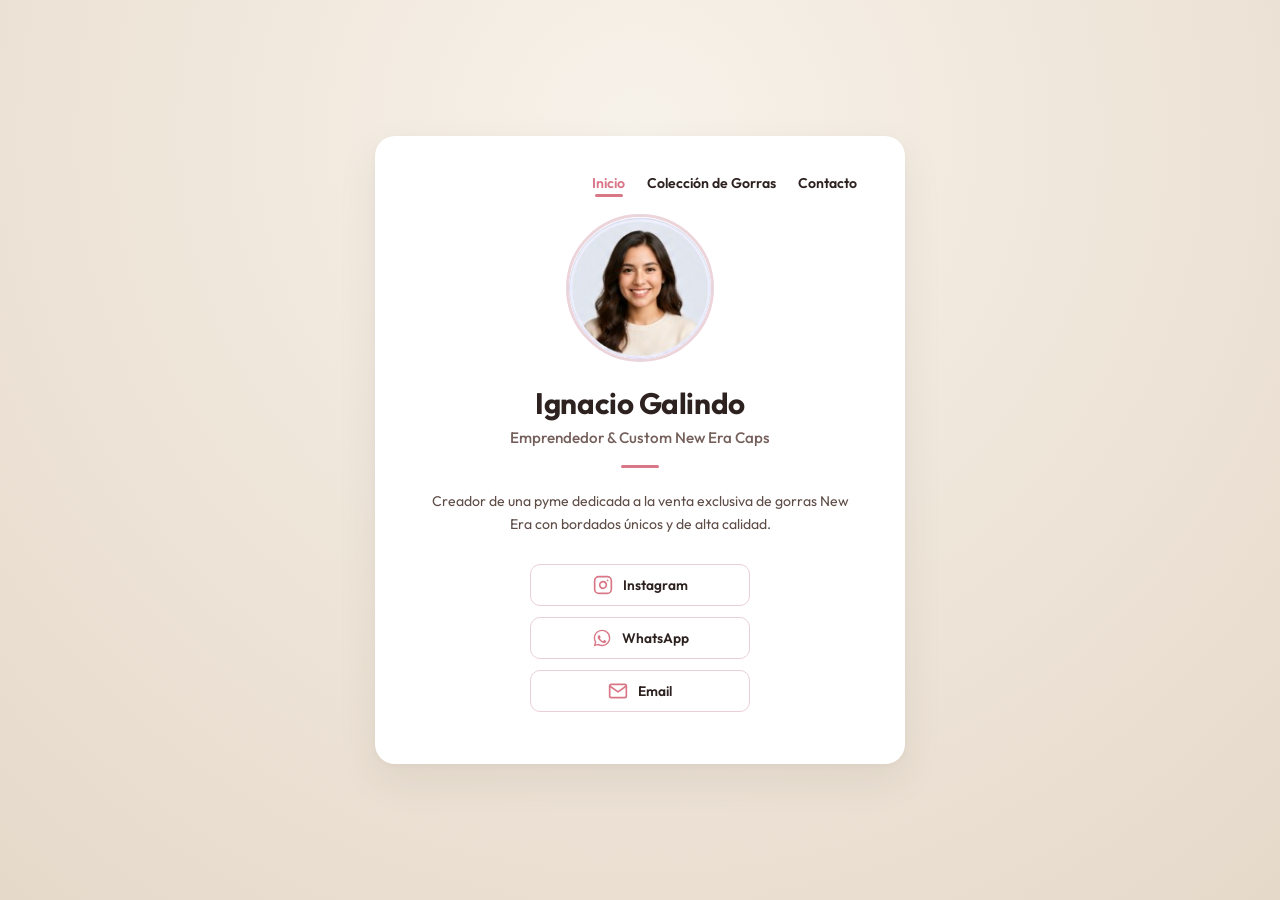
<file: index.html>
<!DOCTYPE html>
<html lang="es">

<head>
    <meta charset="UTF-8">
    <meta name="viewport" content="width=device-width, initial-scale=1.0">
    <meta name="description"
        content="Portafolio personal de Ignacio Galindo - Emprendedor, diseñador streetwear y creador de tienda de gorras New Era personalizadas.">
    <title>Ignacio Galindo - Portafolio Personal</title>

    <!-- Google Fonts: Outfit (300, 400, 500, 600, 700) -->
    <link rel="preconnect" href="https://fonts.googleapis.com">
    <link rel="preconnect" href="https://fonts.gstatic.com" crossorigin>
    <link href="https://fonts.googleapis.com/css2?family=Outfit:wght@300;400;500;600;700&display=swap" rel="stylesheet">

    <!-- Animaciones AOS Library (Animate On Scroll) -->
    <link rel="stylesheet" href="https://unpkg.com/aos@next/dist/aos.css">

    <!-- Hoja de estilos principal compartida -->
    <link rel="stylesheet" href="css/style.css">
</head>

<body>

    <!-- TARJETA DE PRESENTACIÓN PRINCIPAL -->
    <main class="card" id="profile-card" data-aos="fade-up" data-aos-duration="750">

        <!-- Menú de Navegación Superior Común -->
        <nav class="nav" aria-label="Navegación principal">
            <ul class="nav-list">
                <li class="nav-item">
                    <a href="index.html" class="nav-link active" id="nav-inicio">Inicio</a>
                </li>
                <li class="nav-item">
                    <a href="proyectos.html" class="nav-link" id="nav-proyectos">Colección de Gorras</a>
                </li>
                <li class="nav-item">
                    <a href="contacto.html" class="nav-link" id="nav-contacto">Contacto</a>
                </li>
            </ul>
        </nav>

        <!-- Contenedor del Avatar Circular -->
        <div class="avatar-container" data-aos="zoom-in" data-aos-delay="150" data-aos-duration="600">
            <img src="img/avatar.jpg" alt="Fotografía de perfil de Ignacio Galindo" class="avatar">
        </div>

        <!-- Encabezado de Perfil: Nombre y Especialidad -->
        <header class="profile-header" data-aos="fade-up" data-aos-delay="250">
            <h1 class="profile-name">Ignacio Galindo</h1>
            <p class="profile-subtitle">Emprendedor & Custom New Era Caps</p>
        </header>

        <!-- Línea Decorativa Divisoria -->
        <hr class="separator" data-aos="fade-in" data-aos-delay="350">

        <!-- Párrafo de Biografía Personal -->
        <section class="bio-section" data-aos="fade-up" data-aos-delay="400">
            <p class="bio-text">
                Creador de una pyme dedicada a la venta exclusiva de gorras New Era con bordados únicos y de alta calidad.
            </p>
        </section>

        <!-- Enlaces a Redes Sociales y Contacto -->
        <nav class="social-links" aria-label="Enlaces de redes sociales y contacto">
            <!-- Instagram -->
            <a href="https://www.instagram.com/nxxito_?stkn=MWg5dmMzbmprYzJvdA%3D%3D&utm_source=qr"
                target="_blank" rel="noopener noreferrer" class="btn-social" id="btn-instagram"
                data-aos="fade-up" data-aos-delay="480">
                <svg class="btn-icon" width="20" height="20" viewBox="0 0 24 24" fill="none" stroke="currentColor"
                    stroke-width="2" stroke-linecap="round" stroke-linejoin="round" aria-hidden="true">
                    <rect x="2" y="2" width="20" height="20" rx="5" ry="5"></rect>
                    <path d="M16 11.37A4 4 0 1 1 12.63 8 4 4 0 0 1 16 11.37z"></path>
                    <line x1="17.5" y1="6.5" x2="17.51" y2="6.5"></line>
                </svg>
                <span class="btn-text">Instagram</span>
            </a>

            <!-- WhatsApp -->
            <a href="https://wa.me/56978710840" target="_blank" rel="noopener noreferrer" class="btn-social"
                id="btn-whatsapp" data-aos="fade-up" data-aos-delay="560">
                <svg class="btn-icon" width="20" height="20" viewBox="0 0 24 24" fill="currentColor" aria-hidden="true">
                    <path
                        d="M12.04 2c-5.46 0-9.91 4.45-9.91 9.91 0 1.75.46 3.45 1.32 4.95L2.05 22l5.25-1.38c1.45.79 3.08 1.21 4.74 1.21 5.46 0 9.91-4.45 9.91-9.91 0-2.65-1.03-5.14-2.9-7.01A9.816 9.816 0 0 0 12.04 2m.01 1.67c2.2 0 4.26.86 5.82 2.42a8.225 8.225 0 0 1 2.41 5.83c0 4.54-3.7 8.24-8.24 8.24-1.48 0-2.93-.4-4.2-1.15l-.3-.18-3.12.82.83-3.04-.2-.31a8.196 8.196 0 0 1-1.26-4.38c0-4.54 3.7-8.24 8.24-8.24m4.52 11.66c-.25-.13-1.47-.72-1.7-.81-.23-.08-.39-.13-.56.13-.17.25-.64.81-.79.97-.14.17-.29.19-.54.06-.25-.13-1.06-.39-2.03-1.24-.75-.67-1.26-1.5-1.41-1.75-.14-.25-.02-.39.11-.51.11-.11.25-.29.37-.44.13-.14.17-.25.25-.42.08-.17.04-.31-.02-.44-.06-.13-.56-1.35-.77-1.85-.2-.49-.41-.42-.56-.43h-.48c-.17 0-.44.06-.67.31-.23.25-.88.86-.88 2.1s.9 2.44 1.03 2.61c.13.17 1.77 2.71 4.29 3.8.6.26 1.07.41 1.44.53.61.19 1.16.17 1.6.1.49-.07 1.47-.6 1.68-1.18.21-.58.21-1.07.15-1.18-.07-.11-.23-.17-.48-.29z" />
                </svg>
                <span class="btn-text">WhatsApp</span>
            </a>

            <!-- Correo Electrónico -->
            <a href="mailto:nachogalindo.puntok@gmail.com" class="btn-social" id="btn-email"
                data-aos="fade-up" data-aos-delay="640">
                <svg class="btn-icon" width="20" height="20" viewBox="0 0 24 24" fill="none" stroke="currentColor"
                    stroke-width="2" stroke-linecap="round" stroke-linejoin="round" aria-hidden="true">
                    <path d="M4 4h16c1.1 0 2 .9 2 2v12c0 1.1-.9 2-2 2H4c-1.1 0-2-.9-2-2V6c0-1.1.9-2 2-2z"></path>
                    <polyline points="22,6 12,13 2,6"></polyline>
                </svg>
                <span class="btn-text">Email</span>
            </a>
        </nav>

    </main>

    <!-- Scripts de Animación AOS -->
    <script src="https://unpkg.com/aos@next/dist/aos.js"></script>
    <script>
        AOS.init({
            duration: 800,
            easing: 'ease-out-cubic',
            once: true,
            offset: 40
        });
    </script>

</body>

</html>
</file>
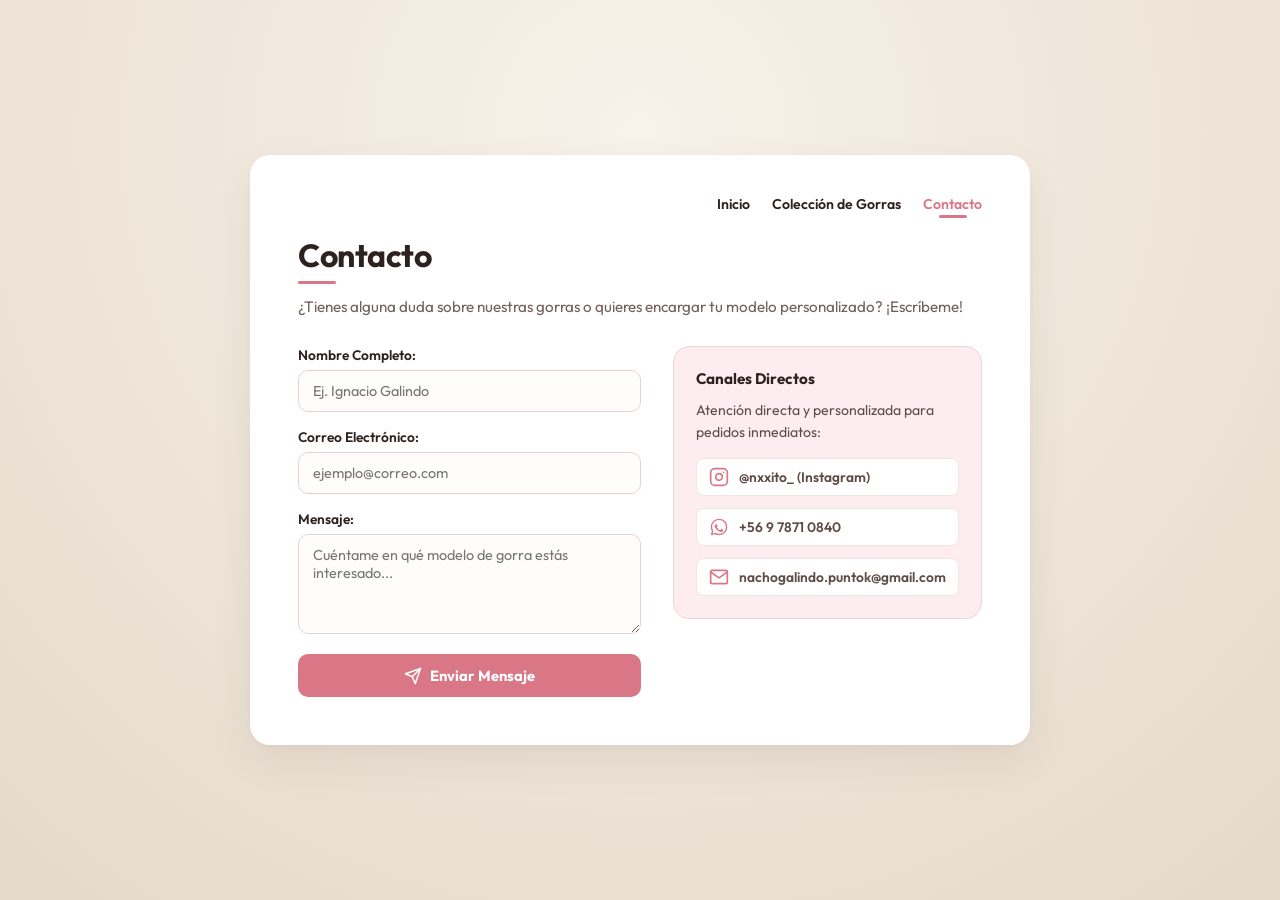
<file: contacto.html>
<!DOCTYPE html>
<html lang="es">

<head>
    <meta charset="UTF-8">
    <meta name="viewport" content="width=device-width, initial-scale=1.0">
    <meta name="description"
        content="Contacto de Ignacio Galindo - Tienda y pyme de gorras New Era personalizadas. Escríbenos por formulario, WhatsApp o Instagram.">
    <title>Contacto - Ignacio Galindo Portafolio</title>

    <!-- Google Fonts: Outfit (300, 400, 500, 600, 700) -->
    <link rel="preconnect" href="https://fonts.googleapis.com">
    <link rel="preconnect" href="https://fonts.gstatic.com" crossorigin>
    <link href="https://fonts.googleapis.com/css2?family=Outfit:wght@300;400;500;600;700&display=swap" rel="stylesheet">

    <!-- Animaciones AOS Library (Animate On Scroll) -->
    <link rel="stylesheet" href="https://unpkg.com/aos@next/dist/aos.css">

    <!-- Hoja de estilos principal compartida (Consistencia visual) -->
    <link rel="stylesheet" href="css/style.css">
</head>

<body>

    <!-- CONTENEDOR PRINCIPAL DE CONTACTO -->
    <main class="card card-wide" id="contacto-page" data-aos="fade-up" data-aos-duration="750">

        <!-- Menú de Navegación Común -->
        <nav class="nav" aria-label="Navegación principal">
            <ul class="nav-list">
                <li class="nav-item">
                    <a href="index.html" class="nav-link" id="nav-inicio">Inicio</a>
                </li>
                <li class="nav-item">
                    <a href="proyectos.html" class="nav-link" id="nav-proyectos">Colección de Gorras</a>
                </li>
                <li class="nav-item">
                    <a href="contacto.html" class="nav-link active" id="nav-contacto">Contacto</a>
                </li>
            </ul>
        </nav>

        <!-- Encabezado de la Sección -->
        <header class="page-header" data-aos="fade-down" data-aos-delay="100">
            <h1 class="page-title">Contacto</h1>
            <div class="header-accent" aria-hidden="true"></div>
            <p class="page-subtitle">¿Tienes alguna duda sobre nuestras gorras o quieres encargar tu modelo personalizado? ¡Escríbeme!</p>
        </header>

        <!-- Cuadrícula de Contacto: Formulario a la izquierda y Contacto directo a la derecha -->
        <div class="contact-grid">

            <!-- Formulario de Contacto Accesible -->
            <form action="#" method="POST" class="contact-form" id="form-contacto" data-aos="fade-right" data-aos-delay="200">
                <div class="form-group">
                    <label for="username">Nombre Completo:</label>
                    <input type="text" id="username" name="username" placeholder="Ej. Ignacio Galindo" required>
                </div>

                <div class="form-group">
                    <label for="email">Correo Electrónico:</label>
                    <input type="email" id="email" name="email" placeholder="ejemplo@correo.com" required>
                </div>

                <div class="form-group">
                    <label for="message">Mensaje:</label>
                    <textarea id="message" name="message" rows="4" placeholder="Cuéntame en qué modelo de gorra estás interesado..." required></textarea>
                </div>

                <button type="submit" class="btn-submit" id="btn-submit">
                    <svg width="18" height="18" viewBox="0 0 24 24" fill="none" stroke="currentColor" stroke-width="2" stroke-linecap="round" stroke-linejoin="round" aria-hidden="true">
                        <line x1="22" y1="2" x2="11" y2="13"></line>
                        <polygon points="22 2 15 22 11 13 2 9 22 2"></polygon>
                    </svg>
                    <span>Enviar Mensaje</span>
                </button>
            </form>

            <!-- Panel de Canales Directos de la Pyme -->
            <aside class="contact-side-panel" aria-label="Canales de contacto directo" data-aos="fade-left" data-aos-delay="300">
                <div class="direct-contact-card">
                    <h2 class="direct-contact-title">Canales Directos</h2>
                    <p class="project-desc" style="margin-bottom: 14px;">
                        Atención directa y personalizada para pedidos inmediatos:
                    </p>

                    <ul class="direct-contact-list">
                        <!-- Instagram -->
                        <li>
                            <a href="https://www.instagram.com/nxxito_?stkn=MWg5dmMzbmprYzJvdA%3D%3D&utm_source=qr"
                                target="_blank" rel="noopener noreferrer" class="direct-contact-item" id="direct-instagram">
                                <svg class="contact-icon" width="20" height="20" viewBox="0 0 24 24" fill="none" stroke="currentColor" stroke-width="2" stroke-linecap="round" stroke-linejoin="round" aria-hidden="true">
                                    <rect x="2" y="2" width="20" height="20" rx="5" ry="5"></rect>
                                    <path d="M16 11.37A4 4 0 1 1 12.63 8 4 4 0 0 1 16 11.37z"></path>
                                    <line x1="17.5" y1="6.5" x2="17.51" y2="6.5"></line>
                                </svg>
                                <span>@nxxito_ (Instagram)</span>
                            </a>
                        </li>

                        <!-- WhatsApp -->
                        <li>
                            <a href="https://wa.me/56978710840"
                                target="_blank" rel="noopener noreferrer" class="direct-contact-item" id="direct-whatsapp">
                                <svg class="contact-icon" width="20" height="20" viewBox="0 0 24 24" fill="currentColor" aria-hidden="true">
                                    <path d="M12.04 2c-5.46 0-9.91 4.45-9.91 9.91 0 1.75.46 3.45 1.32 4.95L2.05 22l5.25-1.38c1.45.79 3.08 1.21 4.74 1.21 5.46 0 9.91-4.45 9.91-9.91 0-2.65-1.03-5.14-2.9-7.01A9.816 9.816 0 0 0 12.04 2m.01 1.67c2.2 0 4.26.86 5.82 2.42a8.225 8.225 0 0 1 2.41 5.83c0 4.54-3.7 8.24-8.24 8.24-1.48 0-2.93-.4-4.2-1.15l-.3-.18-3.12.82.83-3.04-.2-.31a8.196 8.196 0 0 1-1.26-4.38c0-4.54 3.7-8.24 8.24-8.24m4.52 11.66c-.25-.13-1.47-.72-1.7-.81-.23-.08-.39-.13-.56.13-.17.25-.64.81-.79.97-.14.17-.29.19-.54.06-.25-.13-1.06-.39-2.03-1.24-.75-.67-1.26-1.5-1.41-1.75-.14-.25-.02-.39.11-.51.11-.11.25-.29.37-.44.13-.14.17-.25.25-.42.08-.17.04-.31-.02-.44-.06-.13-.56-1.35-.77-1.85-.2-.49-.41-.42-.56-.43h-.48c-.17 0-.44.06-.67.31-.23.25-.88.86-.88 2.1s.9 2.44 1.03 2.61c.13.17 1.77 2.71 4.29 3.8.6.26 1.07.41 1.44.53.61.19 1.16.17 1.6.1.49-.07 1.47-.6 1.68-1.18.21-.58.21-1.07.15-1.18-.07-.11-.23-.17-.48-.29z" />
                                </svg>
                                <span>+56 9 7871 0840</span>
                            </a>
                        </li>

                        <!-- Correo Electrónico -->
                        <li>
                            <a href="mailto:nachogalindo.puntok@gmail.com"
                                class="direct-contact-item" id="direct-email">
                                <svg class="contact-icon" width="20" height="20" viewBox="0 0 24 24" fill="none" stroke="currentColor" stroke-width="2" stroke-linecap="round" stroke-linejoin="round" aria-hidden="true">
                                    <path d="M4 4h16c1.1 0 2 .9 2 2v12c0 1.1-.9 2-2 2H4c-1.1 0-2-.9-2-2V6c0-1.1.9-2 2-2z"></path>
                                    <polyline points="22,6 12,13 2,6"></polyline>
                                </svg>
                                <span>nachogalindo.puntok@gmail.com</span>
                            </a>
                        </li>
                    </ul>
                </div>
            </aside>

        </div>

    </main>

    <!-- Scripts de Animación AOS -->
    <script src="https://unpkg.com/aos@next/dist/aos.js"></script>
    <script>
        AOS.init({
            duration: 800,
            easing: 'ease-out-cubic',
            once: true,
            offset: 40
        });
    </script>

</body>

</html>
</file>
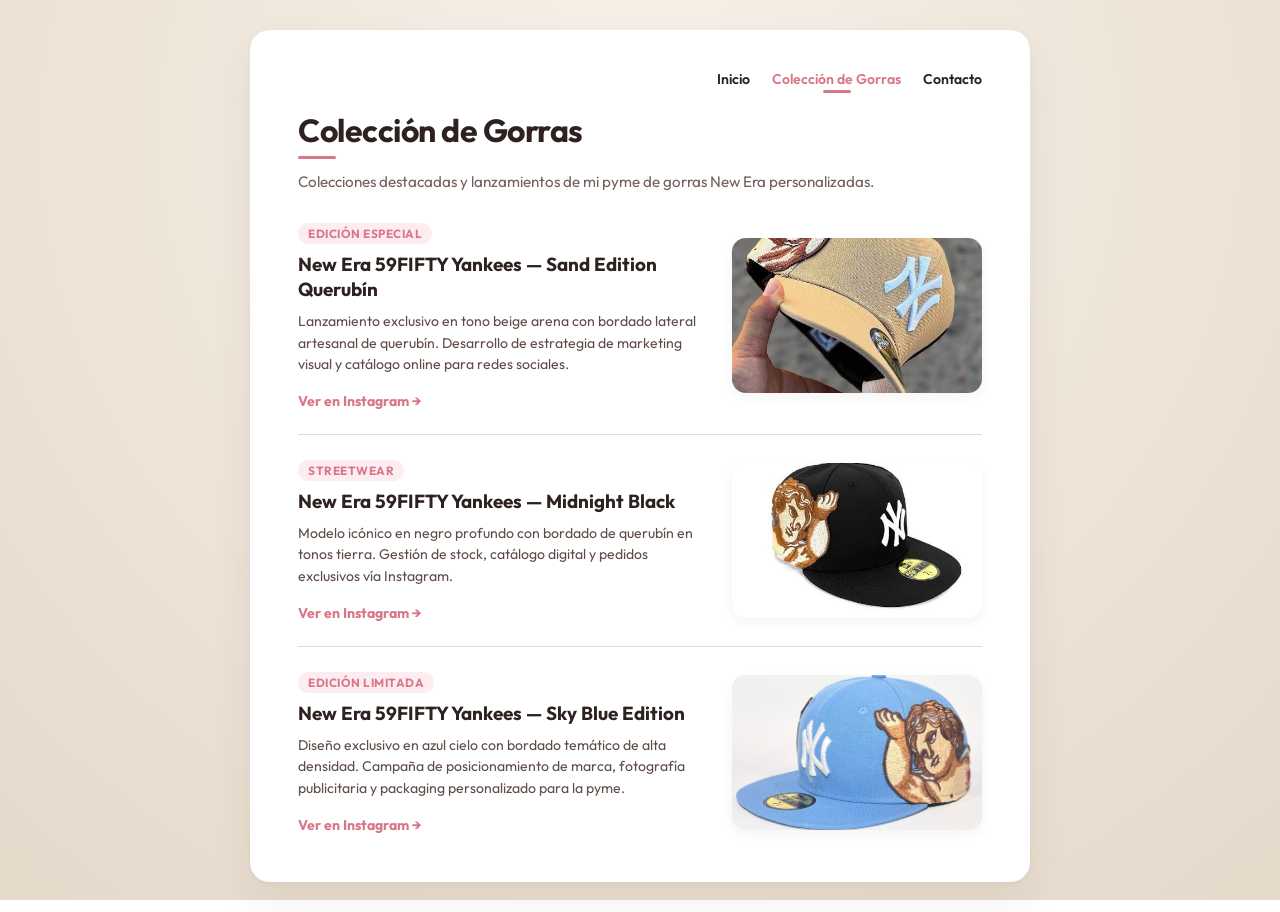
<file: proyectos.html>
<!DOCTYPE html>
<html lang="es">

<head>
    <meta charset="UTF-8">
    <meta name="viewport" content="width=device-width, initial-scale=1.0">
    <meta name="description"
        content="Proyectos y colecciones de gorras New Era personalizadas - Portafolio y Pyme de Ignacio Galindo.">
    <title>Colección de Gorras - Ignacio Galindo Portafolio</title>

    <!-- Google Fonts: Outfit (300, 400, 500, 600, 700) -->
    <link rel="preconnect" href="https://fonts.googleapis.com">
    <link rel="preconnect" href="https://fonts.gstatic.com" crossorigin>
    <link href="https://fonts.googleapis.com/css2?family=Outfit:wght@300;400;500;600;700&display=swap" rel="stylesheet">

    <!-- Animaciones AOS Library (Animate On Scroll) -->
    <link rel="stylesheet" href="https://unpkg.com/aos@next/dist/aos.css">

    <!-- Hoja de estilos principal compartida (Consistencia visual según guia_formativa_02.md) -->
    <link rel="stylesheet" href="css/style.css">
</head>

<body>

    <!-- CONTENEDOR PRINCIPAL DE PROYECTOS -->
    <main class="card card-wide" id="proyectos-page" data-aos="fade-up" data-aos-duration="750">

        <!-- Menú de Navegación Común -->
        <nav class="nav" aria-label="Navegación principal">
            <ul class="nav-list">
                <li class="nav-item">
                    <a href="index.html" class="nav-link" id="nav-inicio">Inicio</a>
                </li>
                <li class="nav-item">
                    <a href="proyectos.html" class="nav-link active" id="nav-proyectos">Colección de Gorras</a>
                </li>
                <li class="nav-item">
                    <a href="contacto.html" class="nav-link" id="nav-contacto">Contacto</a>
                </li>
            </ul>
        </nav>

        <!-- Encabezado de la Sección -->
        <header class="page-header" data-aos="fade-down" data-aos-delay="100">
            <h1 class="page-title">Colección de Gorras</h1>
            <div class="header-accent" aria-hidden="true"></div>
            <p class="page-subtitle">Colecciones destacadas y lanzamientos de mi pyme de gorras New Era personalizadas.</p>
        </header>

        <!-- Lista de 3 Proyectos Destacados -->
        <section class="projects-list" aria-label="Catálogo de colección de gorras destacadas">

            <!-- Proyecto 1 -->
            <article class="project-card" data-aos="fade-up" data-aos-delay="200">
                <div class="project-info">
                    <span class="project-tag">Edición Especial</span>
                    <h2 class="project-title">New Era 59FIFTY Yankees — Sand Edition Querubín</h2>
                    <p class="project-desc">
                        Lanzamiento exclusivo en tono beige arena con bordado lateral artesanal de querubín. Desarrollo de estrategia de marketing visual y catálogo online para redes sociales.
                    </p>
                    <a href="https://www.instagram.com/nxxito_?stkn=MWg5dmMzbmprYzJvdA%3D%3D&utm_source=qr"
                        target="_blank" rel="noopener noreferrer" class="project-link" id="link-proyecto-1">
                        Ver en Instagram &rarr;
                    </a>
                </div>
                <div class="project-img-wrapper" data-aos="zoom-in" data-aos-delay="300">
                    <img src="img/proyecto1.jpg" alt="Gorra New Era Yankees en tono beige arena con bordado de querubín"
                        class="project-img" loading="lazy">
                </div>
            </article>

            <!-- Proyecto 2 -->
            <article class="project-card" data-aos="fade-up" data-aos-delay="250">
                <div class="project-info">
                    <span class="project-tag">Streetwear</span>
                    <h2 class="project-title">New Era 59FIFTY Yankees — Midnight Black</h2>
                    <p class="project-desc">
                        Modelo icónico en negro profundo con bordado de querubín en tonos tierra. Gestión de stock, catálogo digital y pedidos exclusivos vía Instagram.
                    </p>
                    <a href="https://www.instagram.com/nxxito_?stkn=MWg5dmMzbmprYzJvdA%3D%3D&utm_source=qr"
                        target="_blank" rel="noopener noreferrer" class="project-link" id="link-proyecto-2">
                        Ver en Instagram &rarr;
                    </a>
                </div>
                <div class="project-img-wrapper" data-aos="zoom-in" data-aos-delay="350">
                    <img src="img/proyecto2.jpg" alt="Gorra New Era Yankees Midnight Black con querubín bordado"
                        class="project-img" loading="lazy">
                </div>
            </article>

            <!-- Proyecto 3 -->
            <article class="project-card" data-aos="fade-up" data-aos-delay="300">
                <div class="project-info">
                    <span class="project-tag">Edición Limitada</span>
                    <h2 class="project-title">New Era 59FIFTY Yankees — Sky Blue Edition</h2>
                    <p class="project-desc">
                        Diseño exclusivo en azul cielo con bordado temático de alta densidad. Campaña de posicionamiento de marca, fotografía publicitaria y packaging personalizado para la pyme.
                    </p>
                    <a href="https://www.instagram.com/nxxito_?stkn=MWg5dmMzbmprYzJvdA%3D%3D&utm_source=qr"
                        target="_blank" rel="noopener noreferrer" class="project-link" id="link-proyecto-3">
                        Ver en Instagram &rarr;
                    </a>
                </div>
                <div class="project-img-wrapper" data-aos="zoom-in" data-aos-delay="400">
                    <img src="img/proyecto3.jpg" alt="Gorra New Era Yankees Sky Blue con bordado especial"
                        class="project-img" loading="lazy">
                </div>
            </article>

        </section>

    </main>

    <!-- Scripts de Animación AOS -->
    <script src="https://unpkg.com/aos@next/dist/aos.js"></script>
    <script>
        AOS.init({
            duration: 800,
            easing: 'ease-out-cubic',
            once: true,
            offset: 40
        });
    </script>

</body>

</html>
</file>
<file: css/style.css>
/* ==========================================================================
   1. VARIABLES DE DISEÑO Y RESET GENERAL
   ==========================================================================
   /* Aplicado según guia_diseno.md: Regla de color 60-30-10
      - 60% Fondo neutro cálido (Beige)
      - 30% Texto estructural legible (Moca / Café oscuro para alto contraste)
      - 10% Acentos y botones interactivos (Rosa pastel / Dusty rose) */
:root {
    /* Paleta de colores cálida: Rosa Pastel y Beige */
    --color-bg: #ede4d8;                /* Beige cálido armonioso (tono Sand Edition) */
    --color-card-bg: #ffffff;           /* Fondo blanco cálido de la tarjeta */
    --color-text-primary: #2d2220;      /* Moca oscuro para títulos y máxima legibilidad */
    --color-text-secondary: #745f5a;    /* Beige tostado para subtítulos */
    --color-text-bio: #5e4c47;          /* Moca intermedio para párrafos y descripciones */
    --color-accent: #d97787;            /* Rosa pastel elegante (10% acento) */
    --color-accent-hover: #c46272;      /* Rosa más vivo en hover */
    --color-accent-light: #fdedf0;      /* Fondo tenue para badges y panel de contacto */
    --color-separator: #ebd4da;         /* Línea separadora rosa pastel */
    --color-border: #f0e6e4;            /* Bordes suaves */
    --color-btn-border: #e8d0d5;        /* Borde sutil rosa beige */
    --color-btn-hover-bg: #fff6f7;      /* Hover botón */
    --color-btn-hover-border: #d97787;  /* Borde hover botón */
    
    /* Tipografía */
    --font-main: 'Outfit', -apple-system, BlinkMacSystemFont, 'Segoe UI', Roboto, sans-serif;
    
    /* Sombras y transiciones */
    --card-shadow: 0 16px 40px rgba(65, 45, 40, 0.08), 0 2px 8px rgba(65, 45, 40, 0.04);
    --btn-shadow-hover: 0 6px 18px rgba(217, 119, 135, 0.25);
    --transition-standard: all 0.22s ease;
}

* {
    margin: 0;
    padding: 0;
    box-sizing: border-box;
}

html {
    font-size: 16px;
    scroll-behavior: smooth;
    overflow-x: hidden;
}

body {
    font-family: var(--font-main);
    background-color: var(--color-bg);
    background: radial-gradient(circle at 50% 15%, #f7f2ea 0%, #ede3d6 60%, #e5d9ca 100%);
    background-attachment: fixed;
    color: var(--color-text-primary);
    overflow-x: hidden;
    
    /* Centrado con Flexbox según guia_html_css.md */
    display: flex;
    justify-content: center;
    align-items: center;
    min-height: 100vh;
    padding: 30px 16px;
    -webkit-font-smoothing: antialiased;
    -moz-osx-font-smoothing: grayscale;
}

/* ==========================================================================
   2. CONTENEDORES DE TARJETAS (CARDS)
   ========================================================================== */
.card {
    background-color: var(--color-card-bg);
    width: 100%;
    max-width: 530px;
    border-radius: 20px;
    box-shadow: var(--card-shadow);
    padding: 36px 48px 52px 48px;
    text-align: center;
    position: relative;
}

/* Contenedor amplio para las páginas de Proyectos y Contacto */
.card-wide {
    max-width: 780px;
    text-align: left;
    padding: 38px 48px 48px 48px;
}

/* ==========================================================================
   3. MENÚ DE NAVEGACIÓN SUPERIOR (COMÚN EN LAS 3 PÁGINAS)
   ========================================================================== */
.nav {
    display: flex;
    justify-content: flex-end;
    margin-bottom: 22px;
}

.nav-list {
    list-style: none;
    display: flex;
    align-items: center;
    gap: 22px;
}

.nav-link {
    text-decoration: none;
    color: var(--color-text-primary);
    font-size: 0.88rem;
    font-weight: 600;
    padding-bottom: 5px;
    position: relative;
    transition: var(--transition-standard);
}

.nav-link:hover {
    color: var(--color-accent);
}

/* Indicador de pestaña activa */
.nav-link.active {
    color: var(--color-accent);
}

.nav-link.active::after {
    content: '';
    position: absolute;
    bottom: 0;
    left: 50%;
    transform: translateX(-50%);
    width: 28px;
    height: 3px;
    background-color: var(--color-accent);
    border-radius: 2px;
}

/* ==========================================================================
   4. ENCABEZADOS DE SECCIÓN (PROYECTOS Y CONTACTO)
   ========================================================================== */
.page-header {
    margin-bottom: 28px;
}

.page-title {
    font-size: 2rem;
    font-weight: 700;
    color: var(--color-text-primary);
    letter-spacing: -0.015em;
    margin-bottom: 6px;
}

.header-accent {
    width: 38px;
    height: 3px;
    background-color: var(--color-accent);
    border-radius: 2px;
    margin-bottom: 12px;
}

.page-subtitle {
    font-size: 0.95rem;
    color: var(--color-text-secondary);
    line-height: 1.5;
}

/* ==========================================================================
   5. SECCIÓN DE PROYECTOS (proyectos.html)
   ========================================================================== */
.projects-list {
    display: flex;
    flex-direction: column;
    gap: 24px;
}

/* Cada tarjeta individual de proyecto */
.project-card {
    display: flex;
    justify-content: space-between;
    align-items: center;
    gap: 28px;
    padding-bottom: 24px;
    border-bottom: 1px solid var(--color-separator);
    transition: var(--transition-standard);
}

.project-card:last-child {
    border-bottom: none;
    padding-bottom: 0;
}

.project-info {
    flex: 1;
    min-width: 0;
}

.project-tag {
    display: inline-block;
    background-color: var(--color-accent-light);
    color: var(--color-accent);
    font-size: 0.74rem;
    font-weight: 700;
    padding: 3px 10px;
    border-radius: 20px;
    margin-bottom: 8px;
    letter-spacing: 0.5px;
    text-transform: uppercase;
}

.project-title {
    font-size: 1.18rem;
    font-weight: 700;
    color: var(--color-text-primary);
    margin-bottom: 8px;
    line-height: 1.35;
}

.project-desc {
    font-size: 0.88rem;
    line-height: 1.55;
    color: var(--color-text-bio);
    margin-bottom: 14px;
}

.project-link {
    display: inline-flex;
    align-items: center;
    gap: 6px;
    color: var(--color-accent);
    font-size: 0.88rem;
    font-weight: 700;
    text-decoration: none;
    transition: var(--transition-standard);
}

.project-link:hover {
    color: var(--color-accent-hover);
    transform: translateX(4px);
}

.project-img-wrapper {
    width: 250px;
    height: 155px;
    border-radius: 14px;
    overflow: hidden;
    flex-shrink: 0;
    background-color: #f7ede8;
    box-shadow: 0 4px 12px rgba(65, 45, 40, 0.05);
}

.project-img {
    width: 100%;
    height: 100%;
    object-fit: cover;
    display: block;
    transition: transform 0.35s ease;
}

.project-card:hover .project-img {
    transform: scale(1.05);
}

/* ==========================================================================
   6. SECCIÓN DE CONTACTO (contacto.html)
   ========================================================================== */
.contact-grid {
    display: grid;
    grid-template-columns: 1.2fr 0.9fr;
    gap: 32px;
    align-items: start;
}

.contact-form {
    display: flex;
    flex-direction: column;
    gap: 16px;
}

.form-group {
    display: flex;
    flex-direction: column;
    gap: 6px;
}

.form-group label {
    font-size: 0.86rem;
    font-weight: 600;
    color: var(--color-text-primary);
}

.form-group input,
.form-group textarea {
    width: 100%;
    padding: 11px 14px;
    border: 1.5px solid var(--color-btn-border);
    border-radius: 10px;
    font-family: var(--font-main);
    font-size: 0.9rem;
    color: var(--color-text-primary);
    background-color: #fffdfc;
    transition: var(--transition-standard);
    outline: none;
}

.form-group input:focus,
.form-group textarea:focus {
    border-color: var(--color-accent);
    box-shadow: 0 0 0 3px rgba(217, 119, 135, 0.2);
    background-color: #ffffff;
}

.form-group textarea {
    resize: vertical;
    min-height: 100px;
}

.btn-submit {
    display: inline-flex;
    align-items: center;
    justify-content: center;
    gap: 8px;
    padding: 12px 24px;
    background-color: var(--color-accent);
    color: #ffffff;
    border: none;
    border-radius: 10px;
    font-family: var(--font-main);
    font-size: 0.92rem;
    font-weight: 700;
    cursor: pointer;
    transition: var(--transition-standard);
    margin-top: 4px;
}

.btn-submit:hover {
    background-color: var(--color-accent-hover);
    transform: translateY(-2px);
    box-shadow: var(--btn-shadow-hover);
}

/* Panel lateral con información de contacto directo */
.contact-side-panel {
    display: flex;
    flex-direction: column;
    gap: 16px;
}

.direct-contact-card {
    background-color: var(--color-accent-light);
    border: 1px solid var(--color-separator);
    border-radius: 16px;
    padding: 22px;
}

.direct-contact-title {
    font-size: 0.95rem;
    font-weight: 700;
    color: var(--color-text-primary);
    margin-bottom: 12px;
}

.direct-contact-list {
    list-style: none;
    display: flex;
    flex-direction: column;
    gap: 12px;
}

.direct-contact-item {
    display: flex;
    align-items: center;
    gap: 10px;
    color: var(--color-text-bio);
    text-decoration: none;
    font-size: 0.86rem;
    font-weight: 600;
    padding: 8px 12px;
    border-radius: 8px;
    background-color: #ffffff;
    border: 1px solid var(--color-border);
    transition: var(--transition-standard);
}

.direct-contact-item:hover {
    color: var(--color-accent);
    border-color: var(--color-accent);
    transform: translateX(3px);
}

.contact-icon {
    color: var(--color-accent);
    flex-shrink: 0;
}

/* ==========================================================================
   7. ESTILOS DE LA TARJETA DE PRESENTACIÓN (index.html)
   ========================================================================== */
.avatar-container {
    width: 148px;
    height: 148px;
    margin: 0 auto 22px auto;
    border-radius: 50%;
    overflow: hidden;
    display: flex;
    align-items: center;
    justify-content: center;
    border: 3px solid var(--color-separator);
}

.avatar {
    width: 100%;
    height: 100%;
    object-fit: cover;
    display: block;
    border-radius: 50%;
}

.profile-header {
    margin-bottom: 18px;
}

.profile-name {
    font-size: 1.85rem;
    font-weight: 700;
    color: var(--color-text-primary);
    letter-spacing: -0.015em;
    margin-bottom: 6px;
}

.profile-subtitle {
    font-size: 0.95rem;
    font-weight: 500;
    color: var(--color-text-secondary);
}

.separator {
    border: none;
    width: 38px;
    height: 3px;
    background-color: var(--color-accent);
    border-radius: 2px;
    margin: 0 auto 22px auto;
}

.bio-section {
    margin-bottom: 28px;
}

.bio-text {
    font-size: 0.88rem;
    line-height: 1.6;
    color: var(--color-text-bio);
    font-weight: 400;
    max-width: 420px;
    margin: 0 auto;
}

.social-links {
    display: flex;
    flex-direction: column;
    align-items: center;
    gap: 11px;
}

.btn-social {
    display: inline-flex;
    align-items: center;
    justify-content: center;
    width: 220px;
    height: 42px;
    border: 1.5px solid var(--color-btn-border);
    border-radius: 10px;
    background-color: var(--color-card-bg);
    color: var(--color-text-primary);
    text-decoration: none;
    font-size: 0.86rem;
    font-weight: 600;
    gap: 10px;
    transition: var(--transition-standard);
    cursor: pointer;
}

.btn-icon {
    color: var(--color-accent);
    flex-shrink: 0;
    display: flex;
    align-items: center;
    justify-content: center;
}

.btn-social:hover {
    border-color: var(--color-btn-hover-border);
    background-color: var(--color-btn-hover-bg);
    transform: translateY(-2px);
    box-shadow: var(--btn-shadow-hover);
}

.btn-social:active {
    transform: translateY(0);
    box-shadow: none;
}

.btn-social:focus-visible {
    outline: 2px solid var(--color-accent);
    outline-offset: 2px;
}

/* ==========================================================================
   8. RESPONSIVIDAD (DISPOSITIVOS MÓVILES Y TABLETS)
   ========================================================================== */
@media (max-width: 720px) {
    body {
        padding: 16px;
    }

    .card {
        padding: 28px 20px 36px 20px;
        border-radius: 16px;
    }

    .card-wide {
        padding: 28px 20px 36px 20px;
    }

    .nav {
        margin-bottom: 16px;
    }

    .nav-list {
        gap: 16px;
    }

    /* Proyectos en móvil: imagen arriba y descripción abajo */
    .project-card {
        flex-direction: column-reverse;
        align-items: stretch;
        gap: 16px;
    }

    .project-img-wrapper {
        width: 100%;
        height: 190px;
    }

    /* Contacto en móvil: formulario y datos apilados */
    .contact-grid {
        grid-template-columns: 1fr;
        gap: 24px;
    }

    .profile-name {
        font-size: 1.55rem;
    }

    .btn-social {
        width: 100%;
        max-width: 240px;
    }
}
</file>
